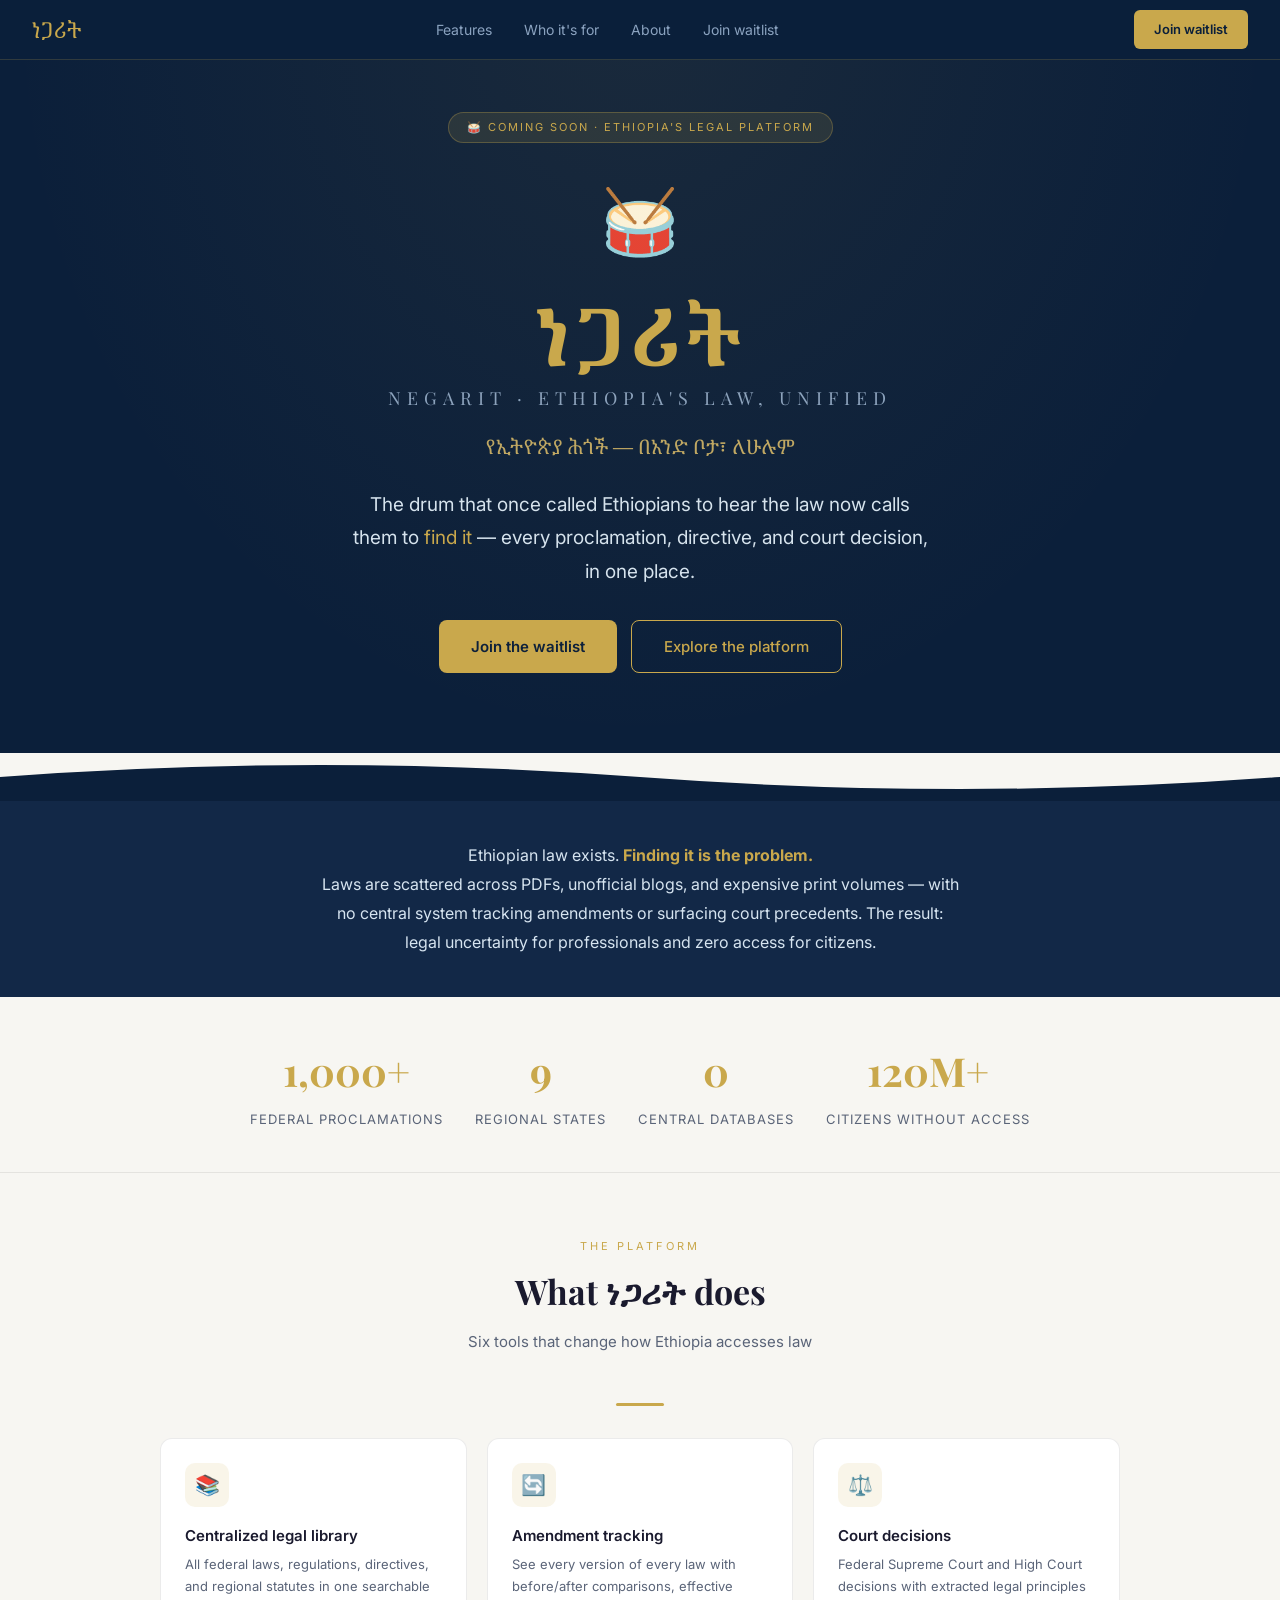
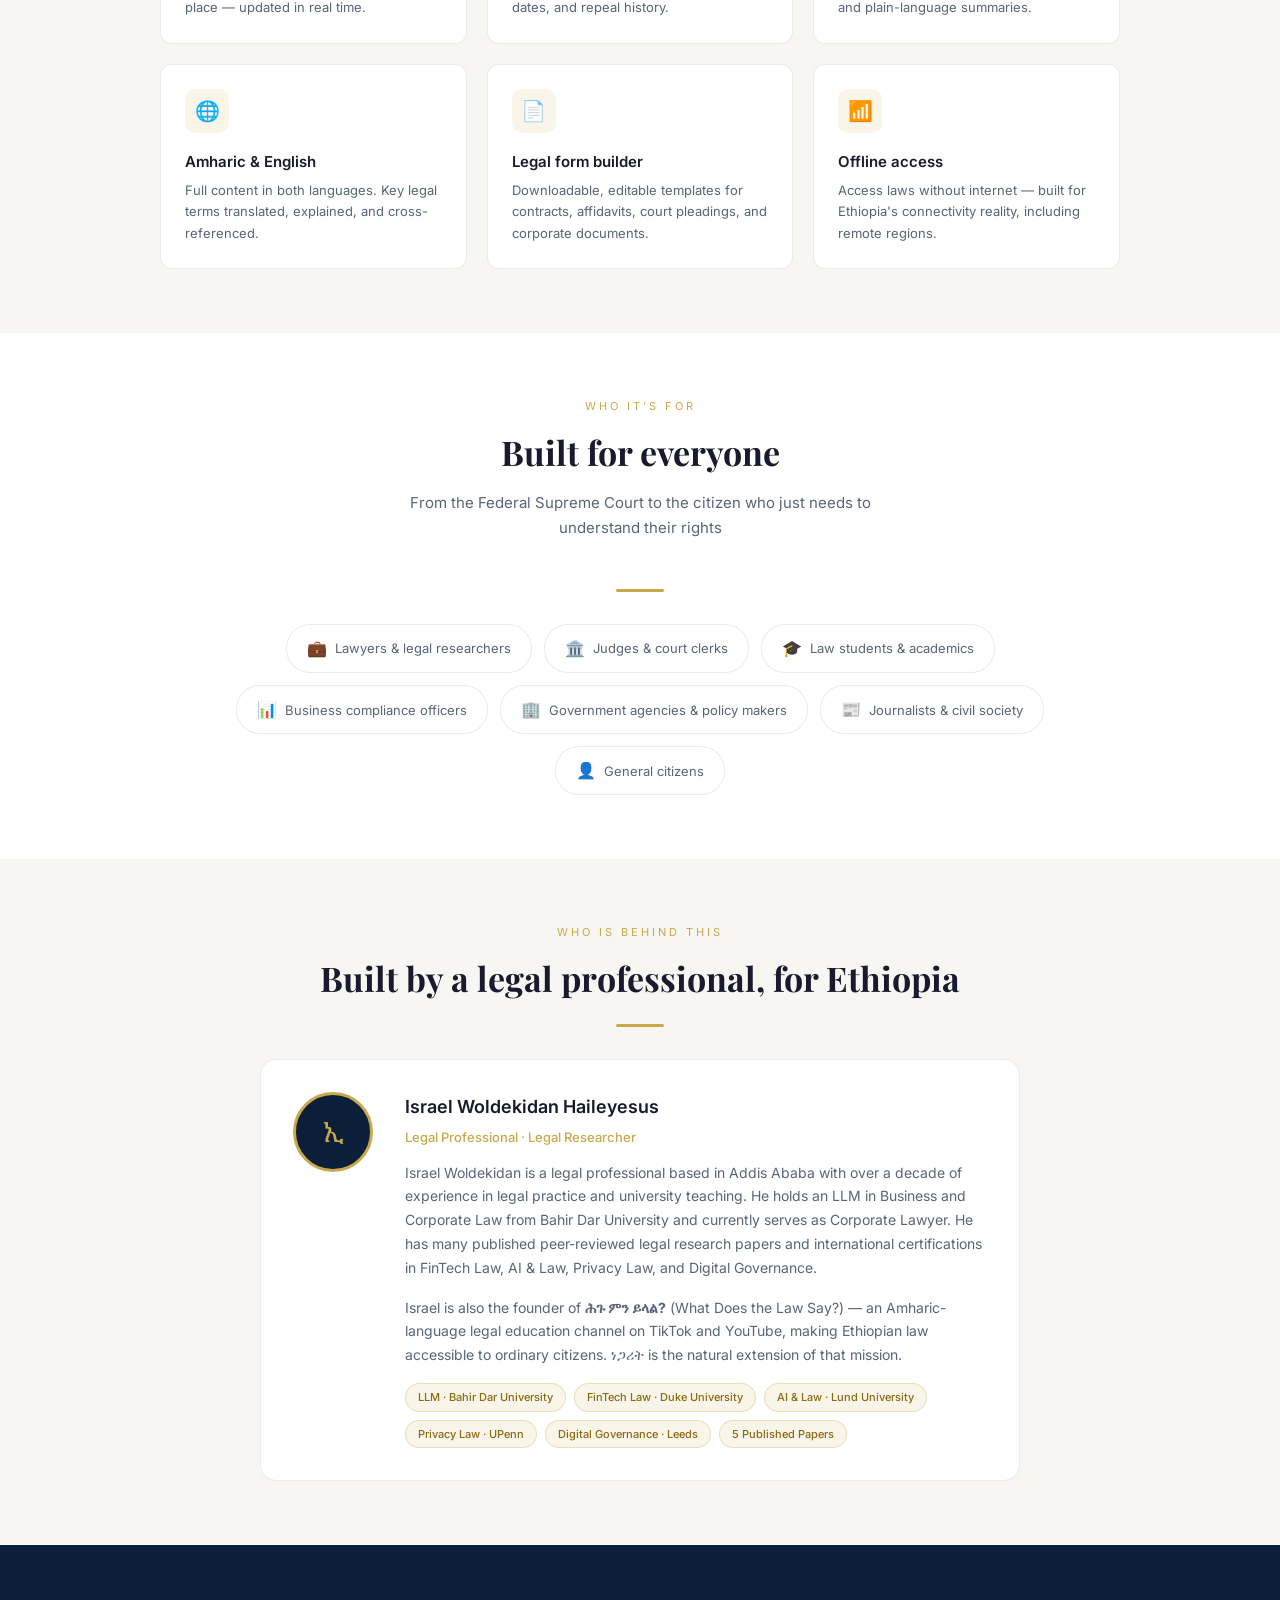
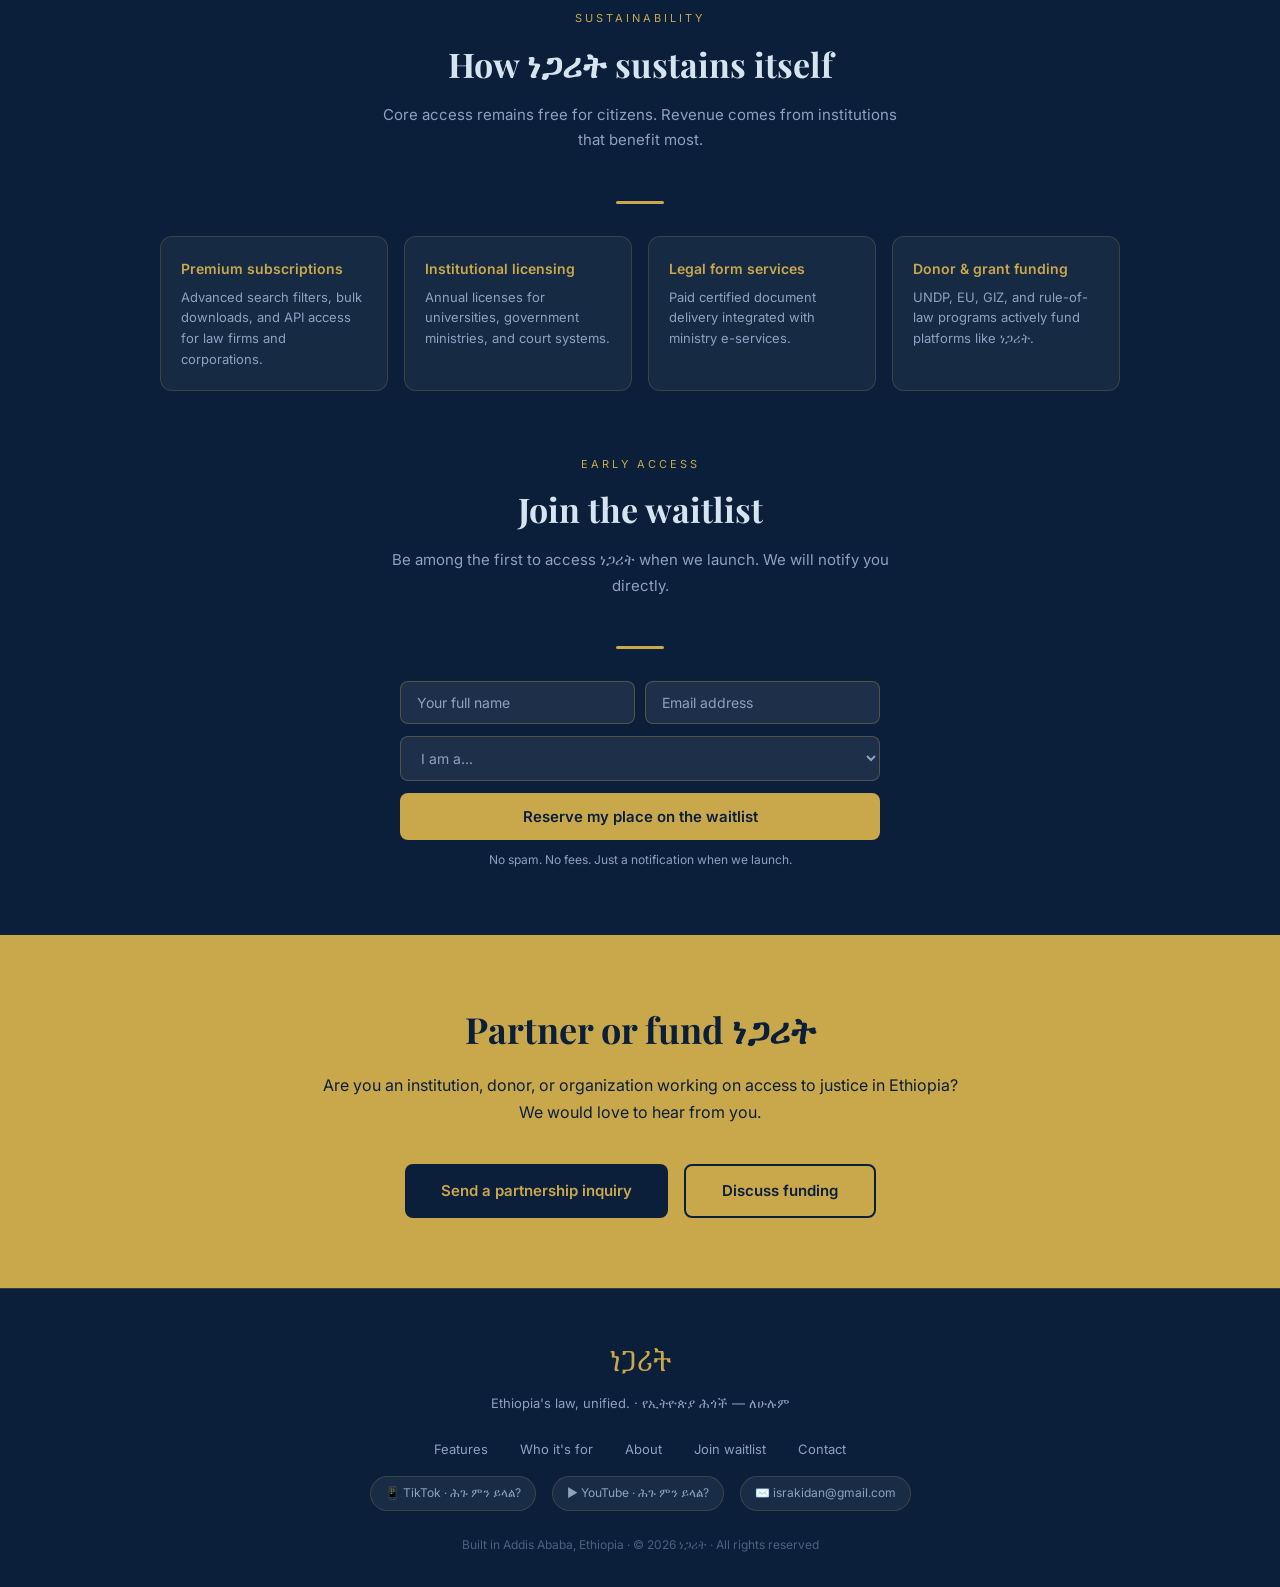
<file: index(2).html>
<!DOCTYPE html>
<html lang="en">
<head>
  <meta charset="UTF-8" />
  <meta name="viewport" content="width=device-width, initial-scale=1.0" />
  <title>ነጋሪት · Negarit — Ethiopia's Law, Unified</title>
  <meta name="description" content="Ethiopia's first unified legal information platform. Search laws, track amendments, find court decisions — in Amharic and English." />
  <meta property="og:title" content="ነጋሪት · Negarit — Ethiopia's Law, Unified" />
  <meta property="og:description" content="Ethiopia's first unified legal information platform. Every proclamation, directive, and court decision in one place." />
  <meta property="og:type" content="website" />
  <link rel="preconnect" href="https://fonts.googleapis.com" />
  <link rel="preconnect" href="https://fonts.gstatic.com" crossorigin />
  <link href="https://fonts.googleapis.com/css2?family=Playfair+Display:wght@400;700&family=Inter:wght@400;500;600&family=Noto+Serif+Ethiopic:wght@400;700&display=swap" rel="stylesheet" />
  <style>
    *, *::before, *::after { box-sizing: border-box; margin: 0; padding: 0; }

    :root {
      --navy: #0B1F3A;
      --navy-light: #122847;
      --gold: #C9A84C;
      --gold-light: #E0C06A;
      --gold-pale: rgba(201,168,76,0.12);
      --text-on-navy: #D6E4F0;
      --muted-on-navy: #8BA3C0;
      --white: #FFFFFF;
      --bg: #F7F6F2;
      --bg-card: #FFFFFF;
      --text-dark: #1A1A2E;
      --text-muted: #5A6478;
      --border: rgba(0,0,0,0.08);
    }

    html { scroll-behavior: smooth; }

    body {
      font-family: 'Inter', sans-serif;
      background: var(--bg);
      color: var(--text-dark);
      line-height: 1.7;
    }

    /* NAV */
    nav {
      position: fixed; top: 0; left: 0; right: 0; z-index: 100;
      background: rgba(11,31,58,0.97);
      backdrop-filter: blur(8px);
      display: flex; align-items: center; justify-content: space-between;
      padding: 0 2rem; height: 60px;
      border-bottom: 1px solid rgba(201,168,76,0.2);
    }
    .nav-logo { font-family: 'Noto Serif Ethiopic', serif; font-size: 22px; color: var(--gold); text-decoration: none; }
    .nav-links { display: flex; gap: 2rem; list-style: none; }
    .nav-links a { color: var(--muted-on-navy); text-decoration: none; font-size: 14px; transition: color 0.2s; }
    .nav-links a:hover { color: var(--gold); }
    .nav-cta { background: var(--gold); color: var(--navy); border: none; border-radius: 6px; padding: 8px 20px; font-size: 13px; font-weight: 600; cursor: pointer; font-family: 'Inter', sans-serif; text-decoration: none; }
    .nav-cta:hover { background: var(--gold-light); }

    /* HERO */
    .hero {
      background: var(--navy);
      padding: 7rem 2rem 5rem;
      text-align: center;
      position: relative;
      overflow: hidden;
    }
    .hero::before {
      content: '';
      position: absolute; top: 0; left: 0; right: 0; bottom: 0;
      background: radial-gradient(ellipse at 50% 0%, rgba(201,168,76,0.08) 0%, transparent 70%);
      pointer-events: none;
    }
    .hero-badge {
      display: inline-block;
      background: var(--gold-pale);
      border: 1px solid rgba(201,168,76,0.3);
      border-radius: 20px;
      padding: 5px 18px;
      font-size: 11px;
      color: var(--gold);
      letter-spacing: 2px;
      text-transform: uppercase;
      margin-bottom: 1.5rem;
    }
    .hero-drum { font-size: 64px; display: block; margin-bottom: 1rem; }
    .hero-title {
      font-family: 'Noto Serif Ethiopic', serif;
      font-size: clamp(48px, 8vw, 80px);
      font-weight: 700;
      color: var(--gold);
      letter-spacing: 4px;
      line-height: 1.1;
      margin-bottom: 0.25rem;
    }
    .hero-title-en {
      font-family: 'Playfair Display', serif;
      font-size: clamp(14px, 2vw, 18px);
      color: var(--muted-on-navy);
      letter-spacing: 6px;
      text-transform: uppercase;
      margin-bottom: 1rem;
    }
    .hero-amharic-line {
      font-family: 'Noto Serif Ethiopic', serif;
      font-size: clamp(15px, 2.2vw, 20px);
      color: var(--gold-light);
      margin-bottom: 1.5rem;
      opacity: 0.85;
    }
    .hero-tagline {
      font-size: clamp(16px, 2.5vw, 19px);
      color: var(--text-on-navy);
      max-width: 580px;
      margin: 0 auto 2rem;
      line-height: 1.75;
    }
    .hero-tagline em { color: var(--gold); font-style: normal; }
    .btn-row { display: flex; gap: 14px; justify-content: center; flex-wrap: wrap; }
    .btn-primary {
      background: var(--gold); color: var(--navy);
      border: none; border-radius: 8px;
      padding: 14px 32px; font-size: 15px; font-weight: 600;
      cursor: pointer; font-family: 'Inter', sans-serif;
      text-decoration: none; display: inline-block;
      transition: background 0.2s, transform 0.1s;
    }
    .btn-primary:hover { background: var(--gold-light); transform: translateY(-1px); }
    .btn-outline {
      background: transparent; color: var(--gold);
      border: 1.5px solid var(--gold); border-radius: 8px;
      padding: 13px 32px; font-size: 15px; font-weight: 500;
      cursor: pointer; font-family: 'Inter', sans-serif;
      text-decoration: none; display: inline-block;
      transition: background 0.2s, transform 0.1s;
    }
    .btn-outline:hover { background: var(--gold-pale); transform: translateY(-1px); }

    /* WAVE */
    .wave-divider { display: block; width: 100%; height: 48px; }

    /* PROBLEM STRIP */
    .problem-strip {
      background: var(--navy-light);
      padding: 2.5rem 2rem;
      text-align: center;
    }
    .problem-strip p {
      color: var(--text-on-navy);
      font-size: 16px;
      max-width: 640px;
      margin: 0 auto;
      line-height: 1.8;
    }
    .problem-strip strong { color: var(--gold); }

    /* STATS */
    .stats-row {
      display: flex; justify-content: center; gap: 2rem;
      flex-wrap: wrap; padding: 2.5rem 2rem;
      background: var(--bg);
      border-bottom: 1px solid var(--border);
    }
    .stat-box { text-align: center; }
    .stat-num {
      font-family: 'Playfair Display', serif;
      font-size: 40px; font-weight: 700; color: var(--gold);
      display: block;
    }
    .stat-label { font-size: 13px; color: var(--text-muted); letter-spacing: 1px; text-transform: uppercase; }

    /* SECTIONS */
    section { padding: 4rem 2rem; }
    .section-inner { max-width: 960px; margin: 0 auto; }
    .section-eyebrow {
      font-size: 11px; letter-spacing: 3px; text-transform: uppercase;
      color: var(--gold); text-align: center; margin-bottom: 0.5rem;
    }
    .section-title {
      font-family: 'Playfair Display', serif;
      font-size: clamp(24px, 4vw, 34px); font-weight: 700;
      color: var(--text-dark); text-align: center;
      margin-bottom: 0.5rem;
    }
    .section-sub {
      font-size: 15px; color: var(--text-muted);
      text-align: center; margin-bottom: 3rem;
      max-width: 520px; margin-left: auto; margin-right: auto;
    }
    .gold-line { width: 48px; height: 3px; background: var(--gold); margin: 1rem auto 2rem; border-radius: 2px; }

    /* FEATURES */
    .features-grid {
      display: grid;
      grid-template-columns: repeat(auto-fit, minmax(260px, 1fr));
      gap: 20px;
    }
    .feature-card {
      background: var(--bg-card);
      border: 1px solid var(--border);
      border-radius: 12px;
      padding: 1.5rem;
      transition: border-color 0.2s, transform 0.2s;
    }
    .feature-card:hover { border-color: var(--gold); transform: translateY(-2px); }
    .feature-icon {
      width: 44px; height: 44px;
      background: var(--gold-pale);
      border-radius: 10px;
      display: flex; align-items: center; justify-content: center;
      font-size: 20px; margin-bottom: 1rem;
    }
    .feature-title { font-size: 15px; font-weight: 600; color: var(--text-dark); margin-bottom: 6px; }
    .feature-desc { font-size: 13px; color: var(--text-muted); line-height: 1.65; }

    /* USERS */
    .users-grid { display: flex; flex-wrap: wrap; gap: 12px; justify-content: center; }
    .user-pill {
      background: var(--bg-card);
      border: 1px solid var(--border);
      border-radius: 24px;
      padding: 10px 20px;
      font-size: 13px; color: var(--text-muted);
      display: flex; align-items: center; gap: 8px;
      transition: border-color 0.2s;
    }
    .user-pill:hover { border-color: var(--gold); color: var(--text-dark); }
    .user-pill span.icon { font-size: 16px; }

    /* NAVY SECTION */
    .navy-section { background: var(--navy); }
    .navy-section .section-title { color: var(--text-on-navy); }
    .navy-section .section-sub { color: var(--muted-on-navy); }

    /* REVENUE */
    .revenue-grid {
      display: grid;
      grid-template-columns: repeat(auto-fit, minmax(200px, 1fr));
      gap: 16px;
    }
    .revenue-card {
      background: rgba(255,255,255,0.05);
      border: 1px solid rgba(201,168,76,0.2);
      border-radius: 12px;
      padding: 1.25rem;
    }
    .revenue-card-title { font-size: 14px; font-weight: 600; color: var(--gold); margin-bottom: 6px; }
    .revenue-card-desc { font-size: 13px; color: var(--muted-on-navy); line-height: 1.6; }

    /* FOUNDER */
    .founder-card {
      background: var(--bg-card);
      border: 1px solid var(--border);
      border-radius: 16px;
      padding: 2rem;
      display: flex;
      gap: 2rem;
      align-items: flex-start;
      max-width: 760px;
      margin: 0 auto;
    }
    .founder-avatar {
      width: 80px; height: 80px; min-width: 80px;
      border-radius: 50%;
      background: var(--navy);
      display: flex; align-items: center; justify-content: center;
      font-family: 'Noto Serif Ethiopic', serif;
      font-size: 28px; color: var(--gold);
      border: 3px solid var(--gold);
    }
    .founder-name { font-size: 18px; font-weight: 600; color: var(--text-dark); margin-bottom: 4px; }
    .founder-role { font-size: 13px; color: var(--gold); margin-bottom: 12px; font-weight: 500; }
    .founder-bio { font-size: 14px; color: var(--text-muted); line-height: 1.7; margin-bottom: 1rem; }
    .founder-creds {
      display: flex; flex-wrap: wrap; gap: 8px;
    }
    .cred-badge {
      background: var(--gold-pale);
      border: 1px solid rgba(201,168,76,0.3);
      border-radius: 20px;
      padding: 4px 12px;
      font-size: 11px;
      color: #8B6914;
      font-weight: 500;
    }

    /* WAITLIST FORM */
    .waitlist-form {
      max-width: 480px;
      margin: 0 auto;
    }
    .form-row {
      display: flex; gap: 10px; flex-wrap: wrap;
      margin-bottom: 12px;
    }
    .form-row input, .waitlist-form select {
      flex: 1; min-width: 180px;
      background: rgba(255,255,255,0.08);
      border: 1px solid rgba(201,168,76,0.3);
      border-radius: 8px;
      padding: 12px 16px;
      font-size: 14px;
      color: var(--text-on-navy);
      font-family: 'Inter', sans-serif;
      outline: none;
      transition: border-color 0.2s;
    }
    .form-row input::placeholder { color: var(--muted-on-navy); }
    .form-row input:focus, .waitlist-form select:focus { border-color: var(--gold); }
    .waitlist-form select {
      width: 100%; margin-bottom: 12px;
      background: rgba(255,255,255,0.08);
      color: var(--muted-on-navy);
      cursor: pointer;
    }
    .waitlist-form select option { background: var(--navy); color: var(--text-on-navy); }
    .form-submit {
      width: 100%;
      background: var(--gold); color: var(--navy);
      border: none; border-radius: 8px;
      padding: 14px; font-size: 15px; font-weight: 600;
      cursor: pointer; font-family: 'Inter', sans-serif;
      transition: background 0.2s;
    }
    .form-submit:hover { background: var(--gold-light); }
    .form-success {
      display: none;
      text-align: center;
      padding: 1.5rem;
      background: rgba(201,168,76,0.1);
      border: 1px solid rgba(201,168,76,0.3);
      border-radius: 12px;
      color: var(--gold);
      font-size: 15px;
    }
    .form-note { font-size: 12px; color: var(--muted-on-navy); text-align: center; margin-top: 10px; }

    /* CTA SECTION */
    .cta-section {
      background: var(--gold);
      padding: 4rem 2rem;
      text-align: center;
    }
    .cta-section h2 {
      font-family: 'Playfair Display', serif;
      font-size: clamp(24px, 4vw, 36px);
      font-weight: 700;
      color: var(--navy);
      margin-bottom: 0.75rem;
    }
    .cta-section p { color: var(--navy); font-size: 16px; margin-bottom: 2rem; opacity: 0.8; }
    .btn-navy {
      background: var(--navy); color: var(--gold);
      border: none; border-radius: 8px;
      padding: 14px 36px; font-size: 15px; font-weight: 600;
      cursor: pointer; font-family: 'Inter', sans-serif;
      text-decoration: none; display: inline-block;
      margin: 6px; transition: background 0.2s;
    }
    .btn-navy:hover { background: var(--navy-light); }
    .btn-navy-outline {
      background: transparent; color: var(--navy);
      border: 2px solid var(--navy); border-radius: 8px;
      padding: 12px 36px; font-size: 15px; font-weight: 600;
      cursor: pointer; font-family: 'Inter', sans-serif;
      text-decoration: none; display: inline-block;
      margin: 6px; transition: background 0.2s;
    }
    .btn-navy-outline:hover { background: rgba(11,31,58,0.08); }

    /* FOOTER */
    footer {
      background: var(--navy);
      padding: 3rem 2rem 2rem;
      text-align: center;
      border-top: 1px solid rgba(201,168,76,0.2);
    }
    .footer-logo { font-family: 'Noto Serif Ethiopic', serif; font-size: 28px; color: var(--gold); margin-bottom: 0.5rem; }
    .footer-tagline { font-size: 13px; color: var(--muted-on-navy); margin-bottom: 1.5rem; }
    .footer-links { display: flex; gap: 2rem; justify-content: center; flex-wrap: wrap; margin-bottom: 1rem; }
    .footer-links a { color: var(--muted-on-navy); text-decoration: none; font-size: 13px; }
    .footer-links a:hover { color: var(--gold); }
    .footer-social { display: flex; gap: 1rem; justify-content: center; margin-bottom: 1.5rem; }
    .social-btn {
      display: flex; align-items: center; gap: 6px;
      background: rgba(255,255,255,0.06);
      border: 1px solid rgba(201,168,76,0.2);
      border-radius: 20px;
      padding: 6px 14px;
      font-size: 12px; color: var(--muted-on-navy);
      text-decoration: none;
      transition: border-color 0.2s, color 0.2s;
    }
    .social-btn:hover { border-color: var(--gold); color: var(--gold); }
    .footer-copy { font-size: 12px; color: rgba(139,163,192,0.5); }

    /* MOBILE */
    @media (max-width: 640px) {
      nav { padding: 0 1rem; }
      .nav-links { display: none; }
      .hero { padding: 6rem 1.25rem 4rem; }
      section { padding: 3rem 1.25rem; }
      .stats-row { gap: 1.5rem; }
      .founder-card { flex-direction: column; align-items: center; text-align: center; }
      .founder-creds { justify-content: center; }
    }

    /* ANIMATIONS */
    .fade-up { opacity: 0; transform: translateY(24px); transition: opacity 0.6s ease, transform 0.6s ease; }
    .fade-up.visible { opacity: 1; transform: translateY(0); }
  </style>
</head>
<body>

<!-- NAV -->
<nav>
  <a class="nav-logo" href="#">ነጋሪት</a>
  <ul class="nav-links">
    <li><a href="#features">Features</a></li>
    <li><a href="#users">Who it's for</a></li>
    <li><a href="#founder">About</a></li>
    <li><a href="#waitlist">Join waitlist</a></li>
  </ul>
  <a class="nav-cta" href="#waitlist">Join waitlist</a>
</nav>

<!-- HERO -->
<div class="hero">
  <span class="hero-badge">🥁 Coming soon · Ethiopia's legal platform</span>
  <span class="hero-drum">🥁</span>
  <h1 class="hero-title">ነጋሪት</h1>
  <p class="hero-title-en">Negarit · Ethiopia's Law, Unified</p>
  <p class="hero-amharic-line">የኢትዮጵያ ሕጎች — በአንድ ቦታ፣ ለሁሉም</p>
  <p class="hero-tagline">
    The drum that once called Ethiopians to hear the law
    now calls them to <em>find it</em> — every proclamation,
    directive, and court decision, in one place.
  </p>
  <div class="btn-row">
    <a class="btn-primary" href="#waitlist">Join the waitlist</a>
    <a class="btn-outline" href="#features">Explore the platform</a>
  </div>
</div>

<!-- WAVE -->
<svg class="wave-divider" viewBox="0 0 1440 48" xmlns="http://www.w3.org/2000/svg" preserveAspectRatio="none">
  <path d="M0,48 L0,24 Q360,0 720,24 Q1080,48 1440,24 L1440,48 Z" fill="#0B1F3A"/>
</svg>

<!-- PROBLEM -->
<div class="problem-strip">
  <p>
    Ethiopian law exists. <strong>Finding it is the problem.</strong><br/>
    Laws are scattered across PDFs, unofficial blogs, and expensive print volumes —
    with no central system tracking amendments or surfacing court precedents.
    The result: legal uncertainty for professionals and zero access for citizens.
  </p>
</div>

<!-- STATS -->
<div class="stats-row">
  <div class="stat-box fade-up">
    <span class="stat-num">1,000+</span>
    <span class="stat-label">Federal proclamations</span>
  </div>
  <div class="stat-box fade-up">
    <span class="stat-num">9</span>
    <span class="stat-label">Regional states</span>
  </div>
  <div class="stat-box fade-up">
    <span class="stat-num">0</span>
    <span class="stat-label">Central databases</span>
  </div>
  <div class="stat-box fade-up">
    <span class="stat-num">120M+</span>
    <span class="stat-label">Citizens without access</span>
  </div>
</div>

<!-- FEATURES -->
<section id="features" style="background: var(--bg);">
  <div class="section-inner">
    <p class="section-eyebrow fade-up">The platform</p>
    <h2 class="section-title fade-up">What ነጋሪት does</h2>
    <p class="section-sub fade-up">Six tools that change how Ethiopia accesses law</p>
    <div class="gold-line fade-up"></div>
    <div class="features-grid">
      <div class="feature-card fade-up">
        <div class="feature-icon">📚</div>
        <p class="feature-title">Centralized legal library</p>
        <p class="feature-desc">All federal laws, regulations, directives, and regional statutes in one searchable place — updated in real time.</p>
      </div>
      <div class="feature-card fade-up">
        <div class="feature-icon">🔄</div>
        <p class="feature-title">Amendment tracking</p>
        <p class="feature-desc">See every version of every law with before/after comparisons, effective dates, and repeal history.</p>
      </div>
      <div class="feature-card fade-up">
        <div class="feature-icon">⚖️</div>
        <p class="feature-title">Court decisions</p>
        <p class="feature-desc">Federal Supreme Court and High Court decisions with extracted legal principles and plain-language summaries.</p>
      </div>
      <div class="feature-card fade-up">
        <div class="feature-icon">🌐</div>
        <p class="feature-title">Amharic & English</p>
        <p class="feature-desc">Full content in both languages. Key legal terms translated, explained, and cross-referenced.</p>
      </div>
      <div class="feature-card fade-up">
        <div class="feature-icon">📄</div>
        <p class="feature-title">Legal form builder</p>
        <p class="feature-desc">Downloadable, editable templates for contracts, affidavits, court pleadings, and corporate documents.</p>
      </div>
      <div class="feature-card fade-up">
        <div class="feature-icon">📶</div>
        <p class="feature-title">Offline access</p>
        <p class="feature-desc">Access laws without internet — built for Ethiopia's connectivity reality, including remote regions.</p>
      </div>
    </div>
  </div>
</section>

<!-- WHO IT'S FOR -->
<section id="users" style="background: white;">
  <div class="section-inner">
    <p class="section-eyebrow fade-up">Who it's for</p>
    <h2 class="section-title fade-up">Built for everyone</h2>
    <p class="section-sub fade-up">From the Federal Supreme Court to the citizen who just needs to understand their rights</p>
    <div class="gold-line fade-up"></div>
    <div class="users-grid fade-up">
      <div class="user-pill"><span class="icon">💼</span> Lawyers & legal researchers</div>
      <div class="user-pill"><span class="icon">🏛️</span> Judges & court clerks</div>
      <div class="user-pill"><span class="icon">🎓</span> Law students & academics</div>
      <div class="user-pill"><span class="icon">📊</span> Business compliance officers</div>
      <div class="user-pill"><span class="icon">🏢</span> Government agencies & policy makers</div>
      <div class="user-pill"><span class="icon">📰</span> Journalists & civil society</div>
      <div class="user-pill"><span class="icon">👤</span> General citizens</div>
    </div>
  </div>
</section>

<!-- FOUNDER -->
<section id="founder" style="background: var(--bg);">
  <div class="section-inner">
    <p class="section-eyebrow fade-up">Who is behind this</p>
    <h2 class="section-title fade-up">Built by a legal professional, for Ethiopia</h2>
    <div class="gold-line fade-up"></div>
    <div class="founder-card fade-up">
      <div class="founder-avatar">ኢ</div>
      <div>
        <p class="founder-name">Israel Woldekidan Haileyesus</p>
        <p class="founder-role">Legal Professional · Legal Researcher</p>
        <p class="founder-bio">
          Israel Woldekidan is a legal professional based in Addis Ababa with over a decade of experience
          in legal practice and university teaching. He holds an LLM in Business and Corporate Law
          from Bahir Dar University and currently serves as Corporate Lawyer. He has many published
          peer-reviewed legal research papers and international certifications in FinTech Law,
          AI & Law, Privacy Law, and Digital Governance.
        </p>
        <p class="founder-bio" style="margin-top: 0.75rem;">
          Israel is also the founder of <strong>ሕጉ ምን ይላል?</strong> (What Does the Law Say?) —
          an Amharic-language legal education channel on TikTok and YouTube, making Ethiopian law
          accessible to ordinary citizens. ነጋሪት is the natural extension of that mission.
        </p>
        <div class="founder-creds">
          <span class="cred-badge">LLM · Bahir Dar University</span>
          <span class="cred-badge">FinTech Law · Duke University</span>
          <span class="cred-badge">AI & Law · Lund University</span>
          <span class="cred-badge">Privacy Law · UPenn</span>
          <span class="cred-badge">Digital Governance · Leeds</span>
          <span class="cred-badge">5 Published Papers</span>
        </div>
      </div>
    </div>
  </div>
</section>

<!-- REVENUE -->
<section id="vision" class="navy-section">
  <div class="section-inner">
    <p class="section-eyebrow fade-up" style="color: var(--gold);">Sustainability</p>
    <h2 class="section-title fade-up">How ነጋሪት sustains itself</h2>
    <p class="section-sub fade-up">Core access remains free for citizens. Revenue comes from institutions that benefit most.</p>
    <div class="gold-line fade-up"></div>
    <div class="revenue-grid">
      <div class="revenue-card fade-up">
        <p class="revenue-card-title">Premium subscriptions</p>
        <p class="revenue-card-desc">Advanced search filters, bulk downloads, and API access for law firms and corporations.</p>
      </div>
      <div class="revenue-card fade-up">
        <p class="revenue-card-title">Institutional licensing</p>
        <p class="revenue-card-desc">Annual licenses for universities, government ministries, and court systems.</p>
      </div>
      <div class="revenue-card fade-up">
        <p class="revenue-card-title">Legal form services</p>
        <p class="revenue-card-desc">Paid certified document delivery integrated with ministry e-services.</p>
      </div>
      <div class="revenue-card fade-up">
        <p class="revenue-card-title">Donor & grant funding</p>
        <p class="revenue-card-desc">UNDP, EU, GIZ, and rule-of-law programs actively fund platforms like ነጋሪት.</p>
      </div>
    </div>
  </div>
</section>

<!-- WAITLIST -->
<section id="waitlist" class="navy-section" style="padding-top: 0;">
  <div class="section-inner">
    <p class="section-eyebrow fade-up" style="color: var(--gold);">Early access</p>
    <h2 class="section-title fade-up">Join the waitlist</h2>
    <p class="section-sub fade-up">Be among the first to access ነጋሪት when we launch. We will notify you directly.</p>
    <div class="gold-line fade-up"></div>
    <div class="waitlist-form fade-up">
      <div id="wl-form">
        <div class="form-row">
          <input type="text" id="wl-name" placeholder="Your full name" />
          <input type="email" id="wl-email" placeholder="Email address" />
        </div>
        <select id="wl-role">
          <option value="" disabled selected>I am a...</option>
          <option value="lawyer">Lawyer / Legal researcher</option>
          <option value="judge">Judge / Court clerk</option>
          <option value="student">Law student / Academic</option>
          <option value="compliance">Business compliance officer</option>
          <option value="government">Government / Policy maker</option>
          <option value="journalist">Journalist / Civil society</option>
          <option value="citizen">General citizen</option>
          <option value="donor">Donor / Partner organization</option>
        </select>
        <button class="form-submit" onclick="submitWaitlist()">Reserve my place on the waitlist</button>
        <p class="form-note">No spam. No fees. Just a notification when we launch.</p>
      </div>
      <div class="form-success" id="wl-success">
        ✅ You are on the list! We will be in touch when ነጋሪት launches.<br/>
        <span style="font-size:13px; opacity:0.8;">Meanwhile follow ሕጉ ምን ይላል? on TikTok and YouTube for legal insights.</span>
      </div>
    </div>
  </div>
</section>

<!-- CTA -->
<div class="cta-section">
  <h2 class="fade-up">Partner or fund ነጋሪት</h2>
  <p class="fade-up">Are you an institution, donor, or organization working on access to justice in Ethiopia?<br/>We would love to hear from you.</p>
  <div class="fade-up">
    <a class="btn-navy" href="mailto:israkidan@gmail.com?subject=Partnership%20Inquiry%20—%20Negarit">Send a partnership inquiry</a>
    <a class="btn-navy-outline" href="mailto:israkidan@gmail.com?subject=Funding%20Inquiry%20—%20Negarit">Discuss funding</a>
  </div>
</div>

<!-- FOOTER -->
<footer>
  <div class="footer-logo">ነጋሪት</div>
  <p class="footer-tagline">Ethiopia's law, unified. · የኢትዮጵያ ሕጎች — ለሁሉም</p>
  <div class="footer-links">
    <a href="#features">Features</a>
    <a href="#users">Who it's for</a>
    <a href="#founder">About</a>
    <a href="#waitlist">Join waitlist</a>
    <a href="mailto:israkidan@gmail.com">Contact</a>
  </div>
  <div class="footer-social">
    <a class="social-btn" href="https://www.tiktok.com/@higuminyilal_iwh" target="_blank">📱 TikTok · ሕጉ ምን ይላል?</a>
    <a class="social-btn" href="https://www.youtube.com/@higuMinYilal" target="_blank">▶️ YouTube · ሕጉ ምን ይላል?</a>
    <a class="social-btn" href="mailto:israkidan@gmail.com">✉️ israkidan@gmail.com</a>
  </div>
  <p class="footer-copy">Built in Addis Ababa, Ethiopia · © 2026 ነጋሪት · All rights reserved</p>
</footer>

<script>
  const observer = new IntersectionObserver((entries) => {
    entries.forEach(e => { if (e.isIntersecting) e.target.classList.add('visible'); });
  }, { threshold: 0.12 });
  document.querySelectorAll('.fade-up').forEach(el => observer.observe(el));

  function submitWaitlist() {
    const name = document.getElementById('wl-name').value.trim();
    const email = document.getElementById('wl-email').value.trim();
    const role = document.getElementById('wl-role').value;
    if (!name || !email || !role) {
      alert('Please fill in all fields before joining the waitlist.');
      return;
    }
    if (!email.includes('@')) {
      alert('Please enter a valid email address.');
      return;
    }
    const subject = encodeURIComponent('Negarit Waitlist — ' + role);
    const body = encodeURIComponent('Name: ' + name + '\nEmail: ' + email + '\nRole: ' + role);
    window.location.href = 'mailto:israkidan@gmail.com?subject=' + subject + '&body=' + body;
    document.getElementById('wl-form').style.display = 'none';
    document.getElementById('wl-success').style.display = 'block';
  }
</script>

</body>
</html>
</file>
